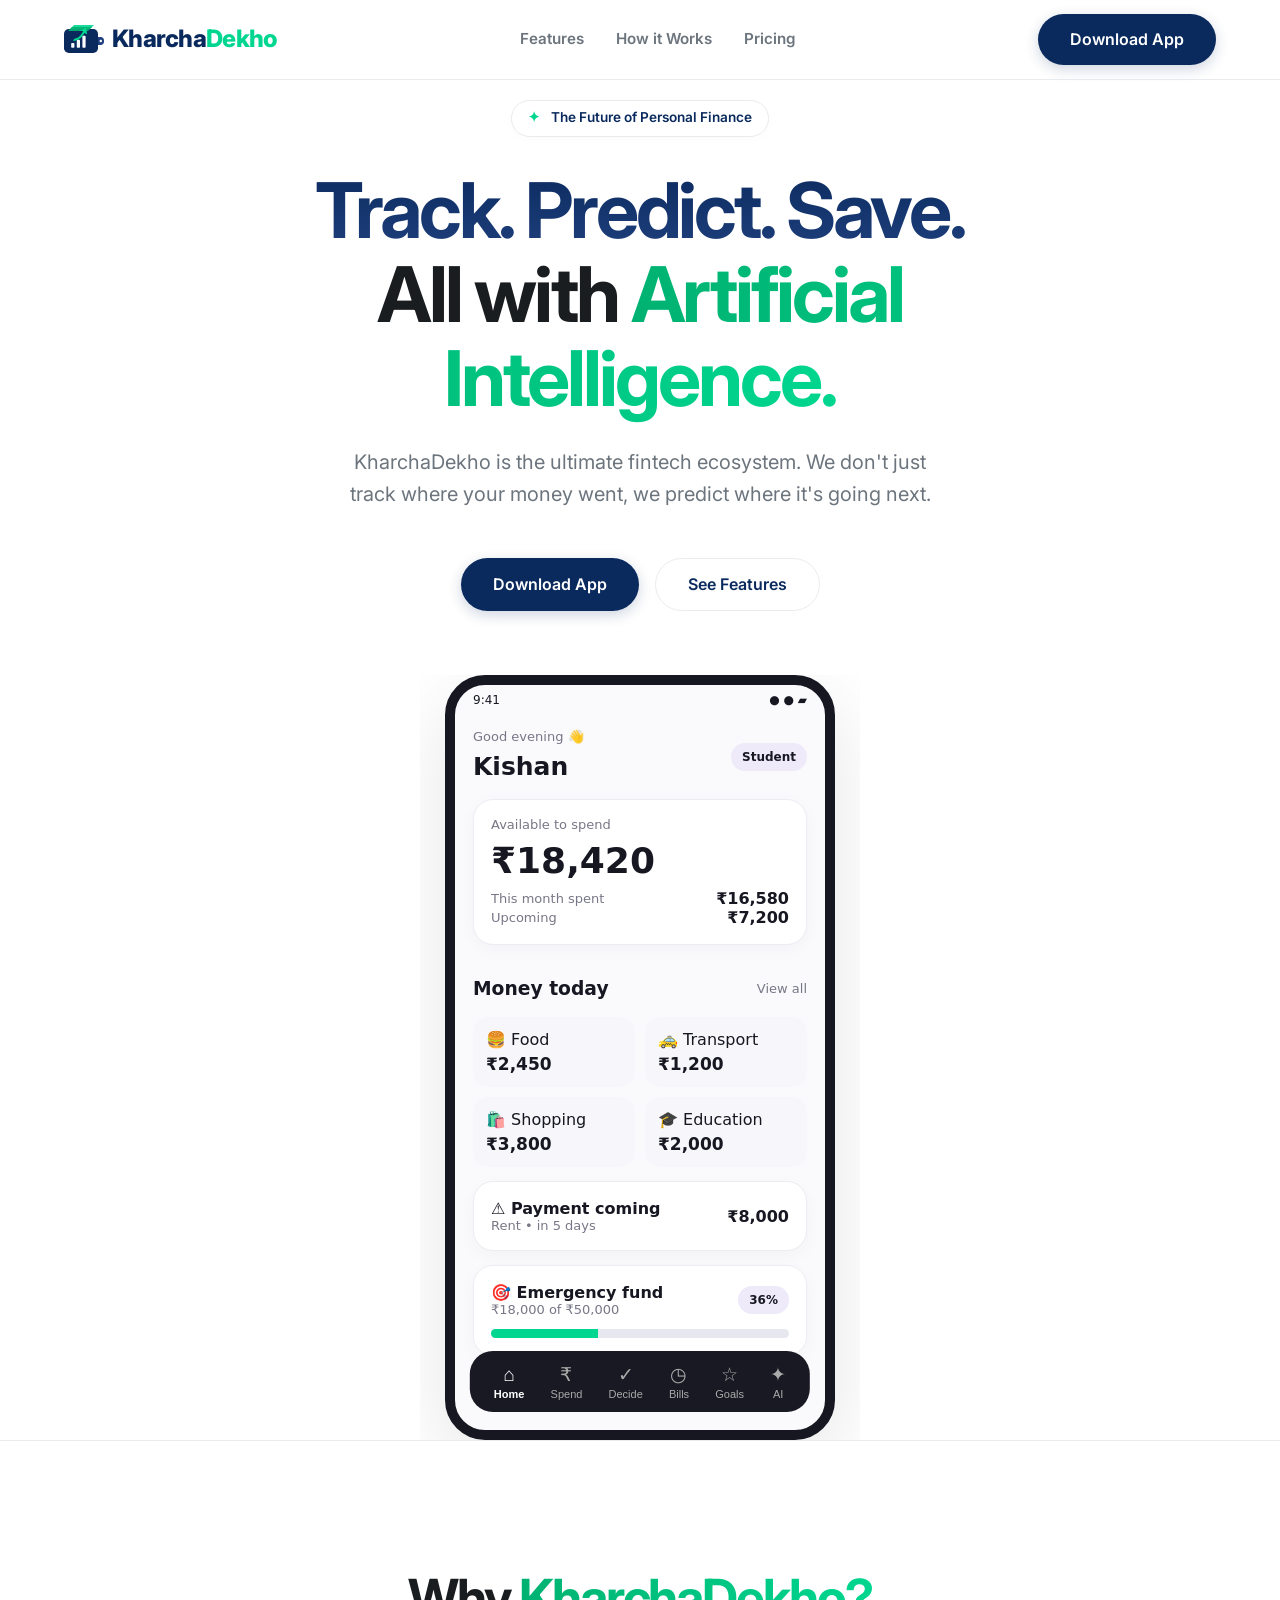
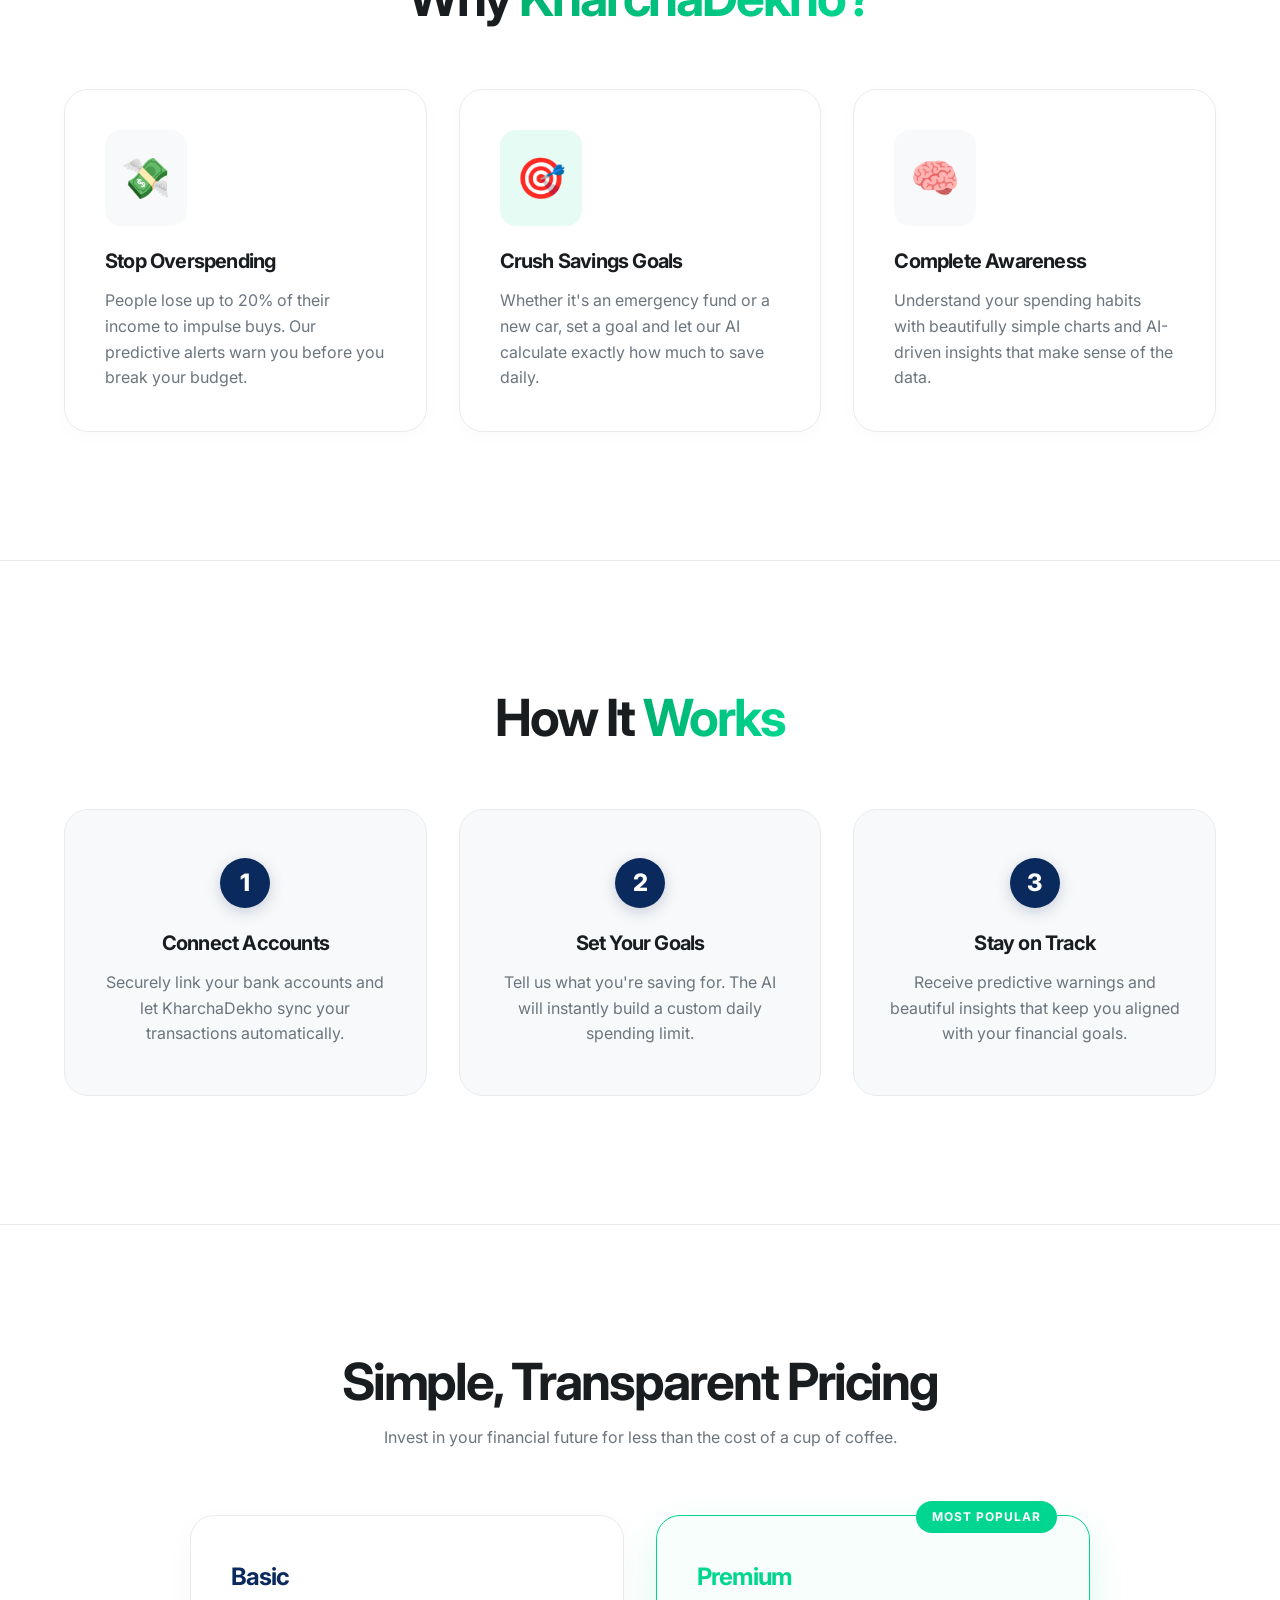
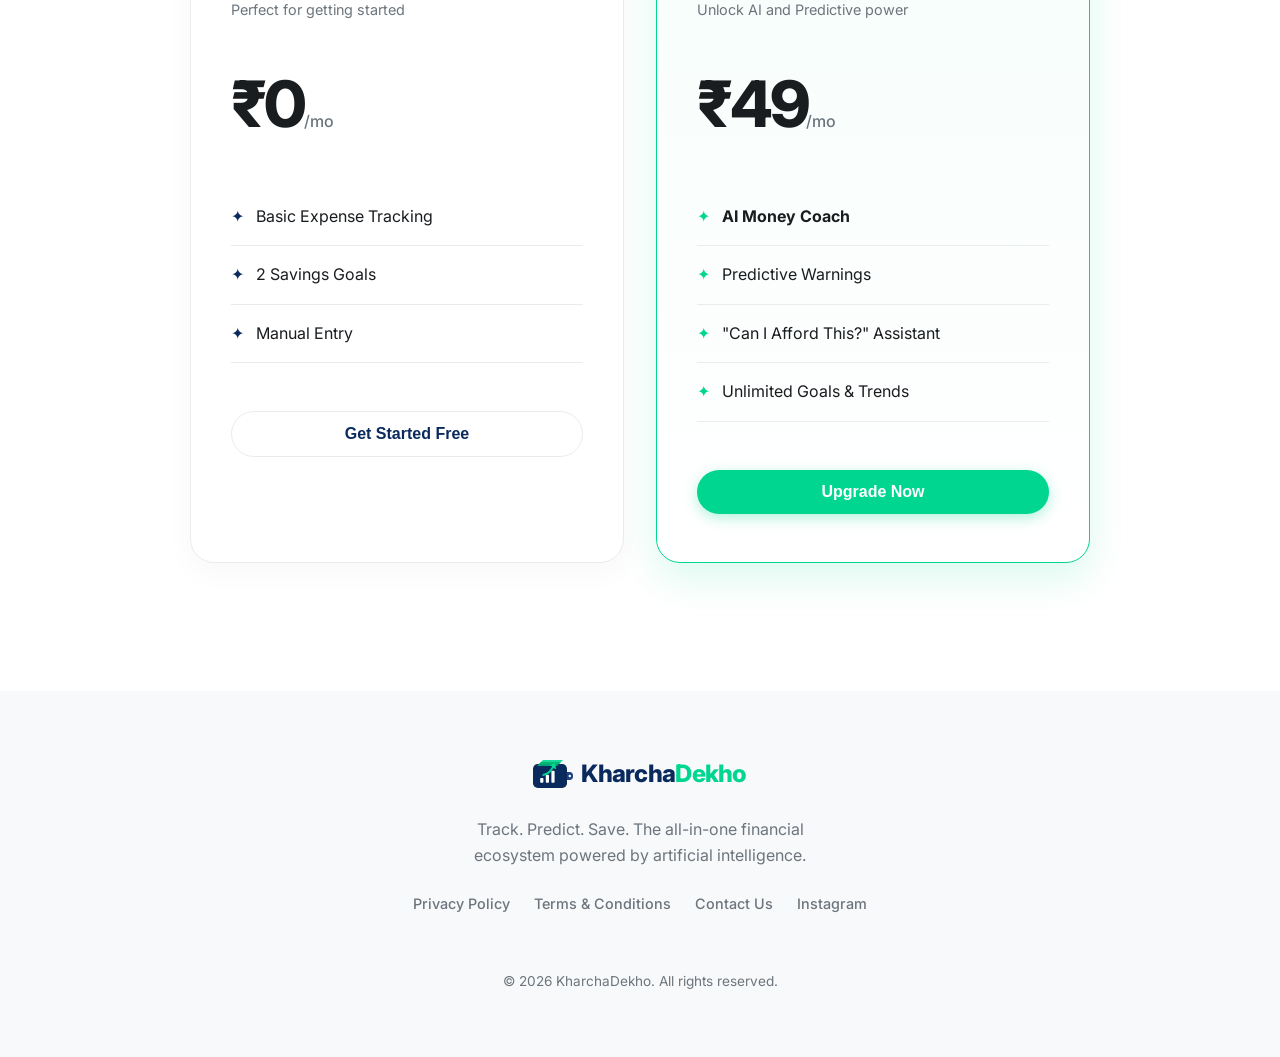
<file: index.html>
<!DOCTYPE html>
<html lang="en">
<head>
  <meta charset="UTF-8">
  <meta name="viewport" content="width=device-width, initial-scale=1.0">
  <title>KharchaDekho | Track. Predict. Save.</title>
  <meta name="description" content="The ultimate AI-powered ecosystem to track your spending, predict future expenses, and achieve your savings goals.">
  <link rel="icon" type="image/svg+xml" href="assets/favicon.svg">
  <link rel="preconnect" href="https://fonts.googleapis.com">
  <link rel="preconnect" href="https://fonts.gstatic.com" crossorigin>
  <link href="https://fonts.googleapis.com/css2?family=Inter:wght@400;500;600;700;800&display=swap" rel="stylesheet">
  <link rel="stylesheet" href="style.css">
</head>
<body>
  
  <!-- Header -->
  <header class="header">
    <div class="container flex justify-between items-center header-container">
      <a href="/" class="logo">
        <svg width="40" height="32" viewBox="0 0 100 80" fill="none" xmlns="http://www.w3.org/2000/svg">
          <!-- Wallet Body -->
          <rect y="15" width="85" height="60" rx="12" fill="#0A2A5E" />
          <!-- Wallet Flap/Button -->
          <path d="M85 35H92C96.4183 35 100 38.5817 100 43V47C100 51.4183 96.4183 55 92 55H85V35Z" fill="#20407E" />
          <circle cx="92" cy="45" r="3" fill="#FFFFFF" />
          
          <!-- Money/Cards sticking out top -->
          <path d="M15 15L25 5H75L65 15H15Z" fill="#00D68F" opacity="0.9"/>
          <path d="M10 20L20 10H70L60 20H10Z" fill="#00B272" opacity="0.9"/>
          
          <!-- Bar Chart inside wallet -->
          <rect x="18" y="50" width="8" height="12" rx="2" fill="#FFFFFF" />
          <rect x="32" y="42" width="8" height="20" rx="2" fill="#FFFFFF" />
          <rect x="46" y="32" width="8" height="30" rx="2" fill="#FFFFFF" />
          
          <!-- Upward Arrow -->
          <path d="M25 40C35 38 42 32 48 20L40 20L55 12L58 28L51 25C44 38 35 44 23 45L25 40Z" fill="#00D68F" />
        </svg>
        <span class="logo-text logo-text-dark">Kharcha<span class="logo-text-highlight">Dekho</span></span>
      </a>
      
      <nav class="desktop-nav flex gap-8 items-center" id="nav-menu">
        <a href="#features" class="nav-link">Features</a>
        <a href="#how-it-works" class="nav-link">How it Works</a>
        <a href="#pricing" class="nav-link">Pricing</a>
      </nav>
      
      <div class="flex items-center gap-4">
        <a href="download.html" class="btn btn-primary hide-mobile">Download App</a>
        <!-- Mobile Menu Icon -->
        <button class="mobile-menu-btn" id="mobile-menu-btn" aria-label="Toggle menu">
          <svg width="24" height="24" viewBox="0 0 24 24" fill="none" stroke="currentColor" stroke-width="2" stroke-linecap="round">
            <path d="M3 12h18M3 6h18M3 18h18" />
          </svg>
        </button>
      </div>
    </div>
  </header>

  <main>
    <!-- Hero Section -->
    <section class="hero text-center">
      <div class="glow-orb"></div>
      
      <div class="container relative z-10">
        <div class="badge">
          <span class="badge-icon">✦</span>
          The Future of Personal Finance
        </div>
        
        <h1 class="hero-title">
          <span class="text-gradient">Track. Predict. Save.</span>
          <br />All with <span class="text-gradient-green">Artificial Intelligence.</span>
        </h1>
        
        <p class="hero-subtitle">
          KharchaDekho is the ultimate fintech ecosystem. We don't just track where your money went, we predict where it's going next.
        </p>
        
        <div class="flex justify-center gap-4 flex-wrap">
          <a href="download.html" class="btn btn-primary">Download App</a>
          <a href="#features" class="btn btn-outline">See Features</a>
        </div>
        
        <!-- App Mockup Interactive Prototype -->
        <div class="mockup-container interactive-prototype">
          <iframe src="prototype.html" class="hero-prototype-iframe" title="Interactive App Prototype" scrolling="no"></iframe>
        </div>
      </div>
    </section>


    <!-- Problem/Solution Grid Section -->
    <section id="features" class="section text-center section-top-border">
      <div class="container">
        <h2 class="section-title">Why <span class="text-gradient-green">KharchaDekho?</span></h2>
        
        <div class="features-grid">
          <div class="feature-card">
            <div class="feature-icon-wrapper icon-bg-gray">💸</div>
            <h3 class="feature-title">Stop Overspending</h3>
            <p class="text-muted feature-desc">People lose up to 20% of their income to impulse buys. Our predictive alerts warn you before you break your budget.</p>
          </div>
          <div class="feature-card">
            <div class="feature-icon-wrapper icon-bg-green">🎯</div>
            <h3 class="feature-title">Crush Savings Goals</h3>
            <p class="text-muted feature-desc">Whether it's an emergency fund or a new car, set a goal and let our AI calculate exactly how much to save daily.</p>
          </div>
          <div class="feature-card">
            <div class="feature-icon-wrapper icon-bg-gray">🧠</div>
            <h3 class="feature-title">Complete Awareness</h3>
            <p class="text-muted feature-desc">Understand your spending habits with beautifully simple charts and AI-driven insights that make sense of the data.</p>
          </div>
        </div>
      </div>
    </section>

    <!-- How it Works Section -->
    <section id="how-it-works" class="section text-center section-top-border">
      <div class="container">
        <h2 class="section-title">How It <span class="text-gradient-green">Works</span></h2>
        
        <div class="steps-container">
          <div class="step-card">
            <div class="step-number">1</div>
            <h3 class="step-title">Connect Accounts</h3>
            <p class="text-muted step-desc">Securely link your bank accounts and let KharchaDekho sync your transactions automatically.</p>
          </div>
          <div class="step-card">
            <div class="step-number">2</div>
            <h3 class="step-title">Set Your Goals</h3>
            <p class="text-muted step-desc">Tell us what you're saving for. The AI will instantly build a custom daily spending limit.</p>
          </div>
          <div class="step-card">
            <div class="step-number">3</div>
            <h3 class="step-title">Stay on Track</h3>
            <p class="text-muted step-desc">Receive predictive warnings and beautiful insights that keep you aligned with your financial goals.</p>
          </div>
        </div>
      </div>
    </section>

    <!-- Pricing Section -->
    <section id="pricing" class="section text-center section-top-border relative">
      <div class="container relative z-10">
        <h2 class="pricing-title">Simple, Transparent Pricing</h2>
        <p class="text-muted pricing-desc">Invest in your financial future for less than the cost of a cup of coffee.</p>
        
        <div class="pricing-grid">
          
          <!-- Free Plan -->
          <div class="pricing-card">
            <h3 class="pricing-tier-title tier-basic">Basic</h3>
            <p class="pricing-tier-desc">Perfect for getting started</p>
            <div class="pricing-price">
              ₹0<span class="pricing-mo">/mo</span>
            </div>
            <ul class="pricing-features">
              <li class="pricing-feature-item">
                <span class="feature-bullet">✦</span> Basic Expense Tracking
              </li>
              <li class="pricing-feature-item">
                <span class="feature-bullet">✦</span> 2 Savings Goals
              </li>
              <li class="pricing-feature-item">
                <span class="feature-bullet">✦</span> Manual Entry
              </li>
            </ul>
            <button class="btn btn-outline btn-full">Get Started Free</button>
          </div>

          <!-- Premium Plan -->
          <div class="pricing-card premium">
            <div class="pricing-popular-badge">Most Popular</div>
            <h3 class="pricing-tier-title tier-premium">Premium</h3>
            <p class="pricing-tier-desc">Unlock AI and Predictive power</p>
            <div class="pricing-price">
              ₹49<span class="pricing-mo">/mo</span>
            </div>
            <ul class="pricing-features">
              <li class="pricing-feature-item">
                <span class="feature-bullet-premium">✦</span> <strong style="color: var(--text-main)">AI Money Coach</strong>
              </li>
              <li class="pricing-feature-item">
                <span class="feature-bullet-premium">✦</span> Predictive Warnings
              </li>
              <li class="pricing-feature-item">
                <span class="feature-bullet-premium">✦</span> "Can I Afford This?" Assistant
              </li>
              <li class="pricing-feature-item">
                <span class="feature-bullet-premium">✦</span> Unlimited Goals & Trends
              </li>
            </ul>
            <button class="btn btn-secondary btn-full">Upgrade Now</button>
          </div>

        </div>
      </div>
    </section>
  </main>

  <footer class="footer relative overflow-hidden">
    <div class="footer-glow"></div>
    <div class="container flex flex-col items-center justify-center gap-6 text-center relative z-10">
      
      <a href="/" class="logo">
        <svg width="40" height="32" viewBox="0 0 100 80" fill="none" xmlns="http://www.w3.org/2000/svg">
          <!-- Wallet Body -->
          <rect y="15" width="85" height="60" rx="12" fill="#0A2A5E" />
          <!-- Wallet Flap/Button -->
          <path d="M85 35H92C96.4183 35 100 38.5817 100 43V47C100 51.4183 96.4183 55 92 55H85V35Z" fill="#20407E" />
          <circle cx="92" cy="45" r="3" fill="#FFFFFF" />
          
          <!-- Money/Cards sticking out top -->
          <path d="M15 15L25 5H75L65 15H15Z" fill="#00D68F" opacity="0.9"/>
          <path d="M10 20L20 10H70L60 20H10Z" fill="#00B272" opacity="0.9"/>
          
          <!-- Bar Chart inside wallet -->
          <rect x="18" y="50" width="8" height="12" rx="2" fill="#FFFFFF" />
          <rect x="32" y="42" width="8" height="20" rx="2" fill="#FFFFFF" />
          <rect x="46" y="32" width="8" height="30" rx="2" fill="#FFFFFF" />
          
          <!-- Upward Arrow -->
          <path d="M25 40C35 38 42 32 48 20L40 20L55 12L58 28L51 25C44 38 35 44 23 45L25 40Z" fill="#00D68F" />
        </svg>
        <span class="logo-text logo-text-dark">Kharcha<span class="logo-text-highlight">Dekho</span></span>
      </a>

      <p class="text-muted footer-desc">
        Track. Predict. Save. The all-in-one financial ecosystem powered by artificial intelligence.
      </p>
      <div class="flex gap-6 footer-links">
        <a href="#">Privacy Policy</a>
        <a href="#">Terms & Conditions</a>
        <a href="contact.html">Contact Us</a>
        <a href="https://www.instagram.com/kharchadekho01/" target="_blank">Instagram</a>
      </div>
      <p class="copyright">© 2026 KharchaDekho. All rights reserved.</p>
    </div>
  </footer>

  <script src="script.js"></script>
</body>
</html>
</file>
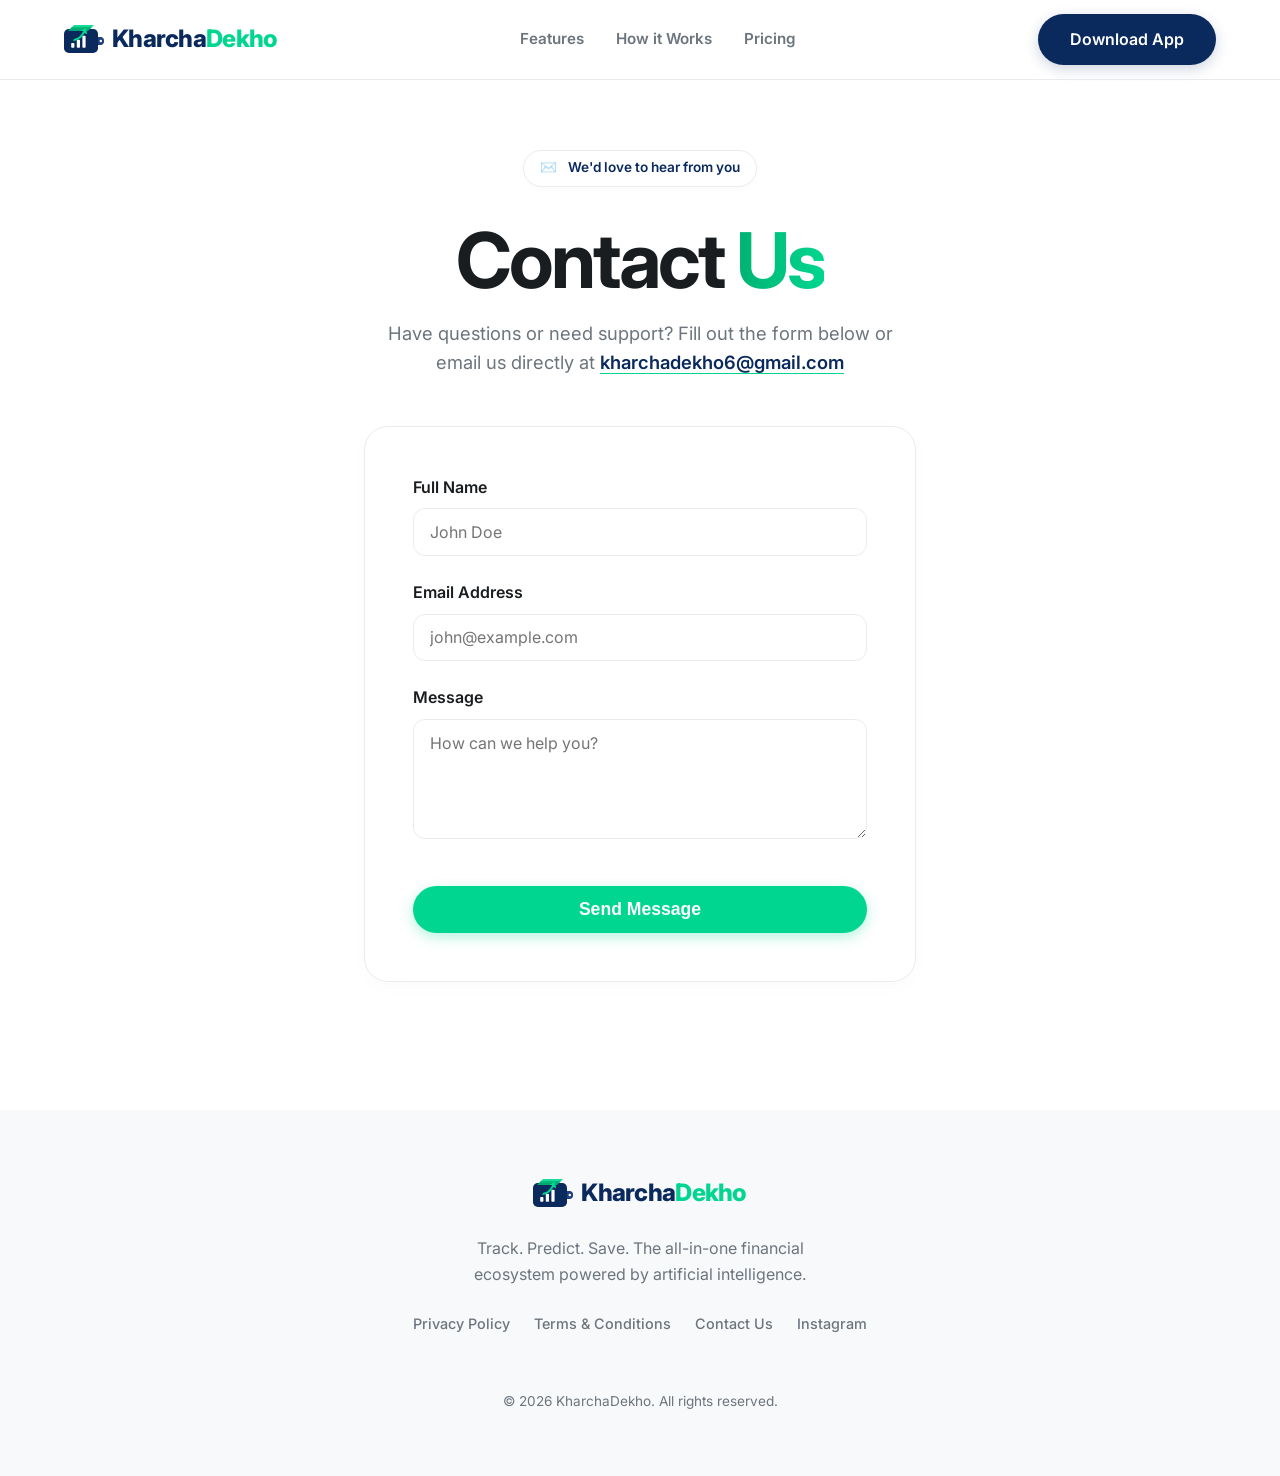
<file: contact.html>
<!DOCTYPE html>
<html lang="en">
<head>
  <meta charset="UTF-8">
  <meta name="viewport" content="width=device-width, initial-scale=1.0">
  <title>Contact Us | KharchaDekho</title>
  <meta name="description" content="Get in touch with the KharchaDekho team.">
  <link rel="icon" type="image/svg+xml" href="assets/favicon.svg">
  <link rel="preconnect" href="https://fonts.googleapis.com">
  <link rel="preconnect" href="https://fonts.gstatic.com" crossorigin>
  <link href="https://fonts.googleapis.com/css2?family=Inter:wght@400;500;600;700;800&display=swap" rel="stylesheet">
  <link rel="stylesheet" href="style.css">
</head>
<body>
  
  <!-- Header -->
  <header class="header">
    <div class="container flex justify-between items-center header-container">
      <a href="index.html" class="logo">
        <svg width="40" height="32" viewBox="0 0 100 80" fill="none" xmlns="http://www.w3.org/2000/svg">
          <!-- Wallet Body -->
          <rect y="15" width="85" height="60" rx="12" fill="#0A2A5E" />
          <!-- Wallet Flap/Button -->
          <path d="M85 35H92C96.4183 35 100 38.5817 100 43V47C100 51.4183 96.4183 55 92 55H85V35Z" fill="#20407E" />
          <circle cx="92" cy="45" r="3" fill="#FFFFFF" />
          
          <!-- Money/Cards sticking out top -->
          <path d="M15 15L25 5H75L65 15H15Z" fill="#00D68F" opacity="0.9"/>
          <path d="M10 20L20 10H70L60 20H10Z" fill="#00B272" opacity="0.9"/>
          
          <!-- Bar Chart inside wallet -->
          <rect x="18" y="50" width="8" height="12" rx="2" fill="#FFFFFF" />
          <rect x="32" y="42" width="8" height="20" rx="2" fill="#FFFFFF" />
          <rect x="46" y="32" width="8" height="30" rx="2" fill="#FFFFFF" />
          
          <!-- Upward Arrow -->
          <path d="M25 40C35 38 42 32 48 20L40 20L55 12L58 28L51 25C44 38 35 44 23 45L25 40Z" fill="#00D68F" />
        </svg>
        <span class="logo-text logo-text-dark">Kharcha<span class="logo-text-highlight">Dekho</span></span>
      </a>
      
      <!-- Desktop Nav -->
      <nav class="desktop-nav flex gap-8 items-center" id="nav-menu">
        <a href="index.html#features" class="nav-link">Features</a>
        <a href="index.html#how-it-works" class="nav-link">How it Works</a>
        <a href="index.html#pricing" class="nav-link">Pricing</a>
      </nav>
      
      <div class="flex items-center gap-4">
        <a href="download.html" class="btn btn-primary hide-mobile">Download App</a>
        <!-- Mobile Menu Icon -->
        <button class="mobile-menu-btn" id="mobile-menu-btn" aria-label="Toggle menu">
          <svg width="24" height="24" viewBox="0 0 24 24" fill="none" stroke="currentColor" stroke-width="2" stroke-linecap="round">
            <path d="M3 12h18M3 6h18M3 18h18" />
          </svg>
        </button>
      </div>
    </div>
  </header>

  <main>
    <section class="section text-center" style="padding-top: 150px; min-height: 80vh;">
      <div class="container contact-container">
        <div class="badge">
          <span class="badge-icon">✉️</span>
          We'd love to hear from you
        </div>
        <h1 class="section-title" style="margin-bottom: 1rem;">Contact <span class="text-gradient-green">Us</span></h1>
        
        <p class="text-muted" style="margin-bottom: 3rem; font-size: 1.15rem;">
          Have questions or need support? Fill out the form below or email us directly at 
          <a href="mailto:kharchadekho6@gmail.com" style="color: var(--primary); font-weight: 600; text-decoration: underline; text-decoration-color: var(--secondary); text-underline-offset: 4px;">kharchadekho6@gmail.com</a>
        </p>
        
        <div class="feature-card" style="padding: 3rem; text-align: left; max-width: 100%;">
          <form action="#" method="POST" onsubmit="event.preventDefault(); alert('Message sent successfully!');">
            <div class="form-group">
              <label for="name" class="form-label">Full Name</label>
              <input type="text" id="name" name="name" class="form-control" placeholder="John Doe" required>
            </div>
            <div class="form-group">
              <label for="email" class="form-label">Email Address</label>
              <input type="email" id="email" name="email" class="form-control" placeholder="john@example.com" required>
            </div>
            <div class="form-group">
              <label for="message" class="form-label">Message</label>
              <textarea id="message" name="message" class="form-control" placeholder="How can we help you?" required></textarea>
            </div>
            <button type="submit" class="btn btn-secondary btn-full" style="margin-top: 1rem; border: none; font-size: 1.1rem;">Send Message</button>
          </form>
        </div>
      </div>
    </section>
  </main>

  <footer class="footer relative overflow-hidden">
    <div class="container flex flex-col items-center justify-center gap-6 text-center relative z-10">
      
      <a href="index.html" class="logo">
        <svg width="40" height="32" viewBox="0 0 100 80" fill="none" xmlns="http://www.w3.org/2000/svg">
          <!-- Wallet Body -->
          <rect y="15" width="85" height="60" rx="12" fill="#0A2A5E" />
          <!-- Wallet Flap/Button -->
          <path d="M85 35H92C96.4183 35 100 38.5817 100 43V47C100 51.4183 96.4183 55 92 55H85V35Z" fill="#20407E" />
          <circle cx="92" cy="45" r="3" fill="#FFFFFF" />
          
          <!-- Money/Cards sticking out top -->
          <path d="M15 15L25 5H75L65 15H15Z" fill="#00D68F" opacity="0.9"/>
          <path d="M10 20L20 10H70L60 20H10Z" fill="#00B272" opacity="0.9"/>
          
          <!-- Bar Chart inside wallet -->
          <rect x="18" y="50" width="8" height="12" rx="2" fill="#FFFFFF" />
          <rect x="32" y="42" width="8" height="20" rx="2" fill="#FFFFFF" />
          <rect x="46" y="32" width="8" height="30" rx="2" fill="#FFFFFF" />
          
          <!-- Upward Arrow -->
          <path d="M25 40C35 38 42 32 48 20L40 20L55 12L58 28L51 25C44 38 35 44 23 45L25 40Z" fill="#00D68F" />
        </svg>
        <span class="logo-text logo-text-dark">Kharcha<span class="logo-text-highlight">Dekho</span></span>
      </a>

      <p class="text-muted footer-desc">
        Track. Predict. Save. The all-in-one financial ecosystem powered by artificial intelligence.
      </p>
      <div class="flex gap-6 footer-links">
        <a href="#">Privacy Policy</a>
        <a href="#">Terms & Conditions</a>
        <a href="contact.html">Contact Us</a>
        <a href="https://www.instagram.com/kharchadekho01/" target="_blank">Instagram</a>
      </div>
      <p class="copyright">© 2026 KharchaDekho. All rights reserved.</p>
    </div>
  </footer>

  <script src="script.js"></script>
</body>
</html>
</file>
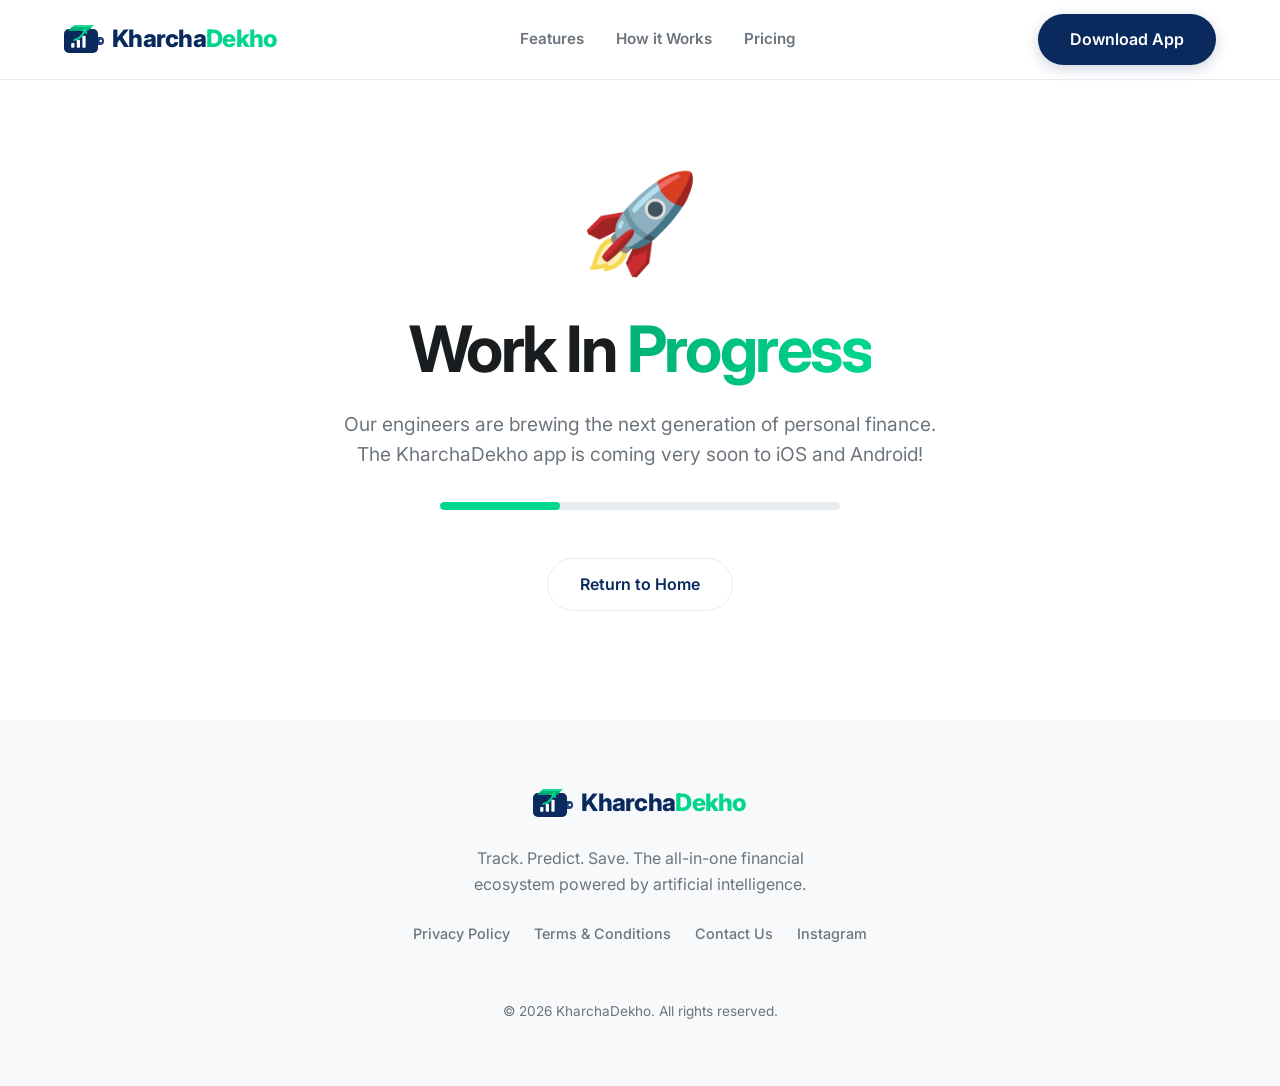
<file: download.html>
<!DOCTYPE html>
<html lang="en">
<head>
  <meta charset="UTF-8">
  <meta name="viewport" content="width=device-width, initial-scale=1.0">
  <title>Coming Soon | KharchaDekho</title>
  <meta name="description" content="The KharchaDekho app is coming soon.">
  <link rel="icon" type="image/svg+xml" href="assets/favicon.svg">
  <link rel="preconnect" href="https://fonts.googleapis.com">
  <link rel="preconnect" href="https://fonts.gstatic.com" crossorigin>
  <link href="https://fonts.googleapis.com/css2?family=Inter:wght@400;500;600;700;800&display=swap" rel="stylesheet">
  <link rel="stylesheet" href="style.css">
</head>
<body>
  
  <!-- Header -->
  <header class="header">
    <div class="container flex justify-between items-center header-container">
      <a href="index.html" class="logo">
        <svg width="40" height="32" viewBox="0 0 100 80" fill="none" xmlns="http://www.w3.org/2000/svg">
          <!-- Wallet Body -->
          <rect y="15" width="85" height="60" rx="12" fill="#0A2A5E" />
          <!-- Wallet Flap/Button -->
          <path d="M85 35H92C96.4183 35 100 38.5817 100 43V47C100 51.4183 96.4183 55 92 55H85V35Z" fill="#20407E" />
          <circle cx="92" cy="45" r="3" fill="#FFFFFF" />
          <!-- Money/Cards sticking out top -->
          <path d="M15 15L25 5H75L65 15H15Z" fill="#00D68F" opacity="0.9"/>
          <path d="M10 20L20 10H70L60 20H10Z" fill="#00B272" opacity="0.9"/>
          <!-- Bar Chart inside wallet -->
          <rect x="18" y="50" width="8" height="12" rx="2" fill="#FFFFFF" />
          <rect x="32" y="42" width="8" height="20" rx="2" fill="#FFFFFF" />
          <rect x="46" y="32" width="8" height="30" rx="2" fill="#FFFFFF" />
          <!-- Upward Arrow -->
          <path d="M25 40C35 38 42 32 48 20L40 20L55 12L58 28L51 25C44 38 35 44 23 45L25 40Z" fill="#00D68F" />
        </svg>
        <span class="logo-text logo-text-dark">Kharcha<span class="logo-text-highlight">Dekho</span></span>
      </a>
      
      <!-- Desktop Nav -->
      <nav class="desktop-nav flex gap-8 items-center" id="nav-menu">
        <a href="index.html#features" class="nav-link">Features</a>
        <a href="index.html#how-it-works" class="nav-link">How it Works</a>
        <a href="index.html#pricing" class="nav-link">Pricing</a>
      </nav>
      
      <div class="flex items-center gap-4">
        <a href="download.html" class="btn btn-primary hide-mobile">Download App</a>
        <!-- Mobile Menu Icon -->
        <button class="mobile-menu-btn" id="mobile-menu-btn" aria-label="Toggle menu">
          <svg width="24" height="24" viewBox="0 0 24 24" fill="none" stroke="currentColor" stroke-width="2" stroke-linecap="round">
            <path d="M3 12h18M3 6h18M3 18h18" />
          </svg>
        </button>
      </div>
    </div>
  </header>

  <main>
    <section class="section text-center coming-soon-container" style="padding-top: 100px;">
      <div class="container relative z-10">
        
        <div class="floating-icon">🚀</div>
        
        <h1 class="hero-title" style="font-size: clamp(2.5rem, 5vw, 4rem);">
          Work In <span class="text-gradient-green">Progress</span>
        </h1>
        
        <p class="text-muted" style="max-width: 600px; margin: 0 auto 2rem auto; font-size: 1.2rem;">
          Our engineers are brewing the next generation of personal finance. The KharchaDekho app is coming very soon to iOS and Android!
        </p>
        
        <div class="progress-bar-container" style="margin: 0 auto 3rem auto;">
          <div class="progress-bar-fill"></div>
        </div>
        
        <a href="index.html" class="btn btn-outline">Return to Home</a>
        
      </div>
    </section>
  </main>

  <footer class="footer relative overflow-hidden">
    <div class="container flex flex-col items-center justify-center gap-6 text-center relative z-10">
      
      <a href="index.html" class="logo">
        <svg width="40" height="32" viewBox="0 0 100 80" fill="none" xmlns="http://www.w3.org/2000/svg">
          <rect y="15" width="85" height="60" rx="12" fill="#0A2A5E" />
          <path d="M85 35H92C96.4183 35 100 38.5817 100 43V47C100 51.4183 96.4183 55 92 55H85V35Z" fill="#20407E" />
          <circle cx="92" cy="45" r="3" fill="#FFFFFF" />
          <path d="M15 15L25 5H75L65 15H15Z" fill="#00D68F" opacity="0.9"/>
          <path d="M10 20L20 10H70L60 20H10Z" fill="#00B272" opacity="0.9"/>
          <rect x="18" y="50" width="8" height="12" rx="2" fill="#FFFFFF" />
          <rect x="32" y="42" width="8" height="20" rx="2" fill="#FFFFFF" />
          <rect x="46" y="32" width="8" height="30" rx="2" fill="#FFFFFF" />
          <path d="M25 40C35 38 42 32 48 20L40 20L55 12L58 28L51 25C44 38 35 44 23 45L25 40Z" fill="#00D68F" />
        </svg>
        <span class="logo-text logo-text-dark">Kharcha<span class="logo-text-highlight">Dekho</span></span>
      </a>

      <p class="text-muted footer-desc">
        Track. Predict. Save. The all-in-one financial ecosystem powered by artificial intelligence.
      </p>
      <div class="flex gap-6 footer-links">
        <a href="#">Privacy Policy</a>
        <a href="#">Terms & Conditions</a>
        <a href="contact.html">Contact Us</a>
        <a href="https://www.instagram.com/kharchadekho01/" target="_blank">Instagram</a>
      </div>
      <p class="copyright">© 2026 KharchaDekho. All rights reserved.</p>
    </div>
  </footer>

  <script src="script.js"></script>
</body>
</html>
</file>
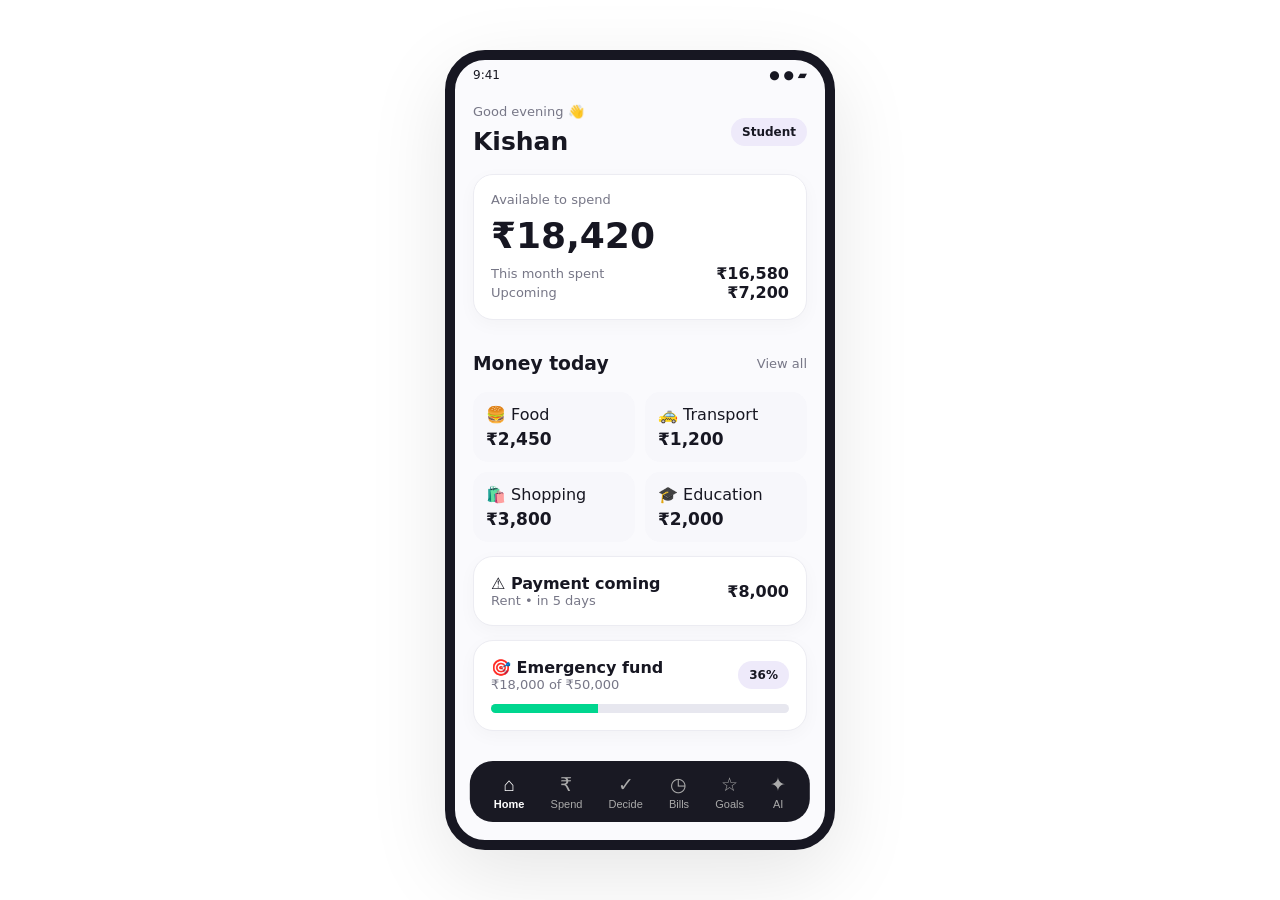
<file: prototype.html>
<!DOCTYPE html>
<html lang="en">
<head>
<meta charset="UTF-8">
<meta name="viewport" content="width=device-width, initial-scale=1.0">
<title>KharchaDekho — Prototype</title>
<link rel="icon" type="image/svg+xml" href="assets/favicon.svg">
<style>
* { box-sizing: border-box; }
body { margin: 0; background: transparent; font-family: Inter, system-ui, -apple-system, Segoe UI, sans-serif; color: #171722; display: flex; justify-content: center; align-items: center; height: 100vh; overflow: hidden; }
.phone { width: 100%; max-width: 390px; height: 100%; max-height: 800px; margin: auto; background: #fafafd; border-radius: 40px; box-shadow: 0 25px 80px rgba(0,0,0,0.1); overflow: hidden; border: 10px solid #171722; position: relative; display: flex; flex-direction: column; }
.status { height: 30px; padding: 8px 18px 0; font-size: 12px; display: flex; justify-content: space-between; position: relative; z-index: 10; flex-shrink: 0; }
.app { padding: 14px 18px 90px; height: 100%; overflow-y: auto; scrollbar-width: none; flex-grow: 1; }
.app::-webkit-scrollbar { display: none; }
h1 { font-size: 25px; margin: 8px 0 4px; }
.muted { color: #777787; font-size: 13px; }
.card { background: white; border: 1px solid #ececf2; border-radius: 20px; padding: 17px; margin: 14px 0; box-shadow: 0 5px 18px #00000008; }
.balance{font-size:36px;font-weight:800;margin:8px 0}.row{display:flex;justify-content:space-between;align-items:center;gap:10px}.pill{background:#eeeafa;padding:7px 11px;border-radius:99px;font-size:12px;font-weight:700}.good{background:#e8f7ef;color:#18794e}.warn{background:#fff4dd;color:#9a6500}.bad{background:#ffe9e9;color:#a43b3b}
.grid{display:grid;grid-template-columns:1fr 1fr;gap:10px}.mini{padding:13px;background:#f7f7fb;border-radius:15px}.amount{font-weight:800;font-size:17px;margin-top:5px}
.nav{position:absolute;bottom:18px;left:50%;transform:translateX(-50%);width:350px;max-width:92%;background:#191923;color:white;border-radius:23px;padding:11px;display:flex;justify-content:space-around;z-index:5}.nav button{border:0;background:none;color:#aaa;font-size:11px;cursor:pointer;}.nav button.active{color:white;font-weight:800}.nav span{display:block;font-size:19px;margin-bottom:2px}
button.primary{width:100%;border:0;border-radius:15px;padding:14px;background:#00D68F;color:white;font-size:15px;font-weight:800;cursor:pointer;}.outline{width:100%;border:1px solid #ddd;background:white;border-radius:15px;padding:13px;font-weight:700;cursor:pointer;}
.screen{display:none}.screen.active{display:block;animation:fadeIn 0.3s ease;}
@keyframes fadeIn{from{opacity:0;transform:translateY(10px)}to{opacity:1;transform:translateY(0)}}
input{width:100%;padding:14px;border:1px solid #dddde6;border-radius:13px;font-size:15px;margin:8px 0 12px;outline:none;}input:focus{border-color:#00D68F;}
.option{padding:13px;border:1px solid #e1e1e8;border-radius:14px;margin:8px 0;cursor:pointer;transition:background 0.2s;}.option:hover{background:#f0fbf6}
.score{font-size:44px;font-weight:900}.bar{height:9px;background:#e7e7ef;border-radius:9px;overflow:hidden}.fill{height:100%;width:78%;background:#00D68F}
</style>
</head>
<body>
<div class="phone">
<div class="status"><span>9:41</span><span>● ● ▰</span></div>
<div class="app">

<section id="home" class="screen active">
<div class="row"><div><div class="muted">Good evening 👋</div><h1>Kishan</h1></div><div class="pill">Student</div></div>
<div class="card">
<div class="muted">Available to spend</div><div class="balance">₹18,420</div>
<div class="row"><span class="muted">This month spent</span><b>₹16,580</b></div>
<div class="row"><span class="muted">Upcoming</span><b>₹7,200</b></div>
</div>
<div class="row"><h3>Money today</h3><span class="muted">View all</span></div>
<div class="grid">
<div class="mini">🍔 Food<div class="amount">₹2,450</div></div>
<div class="mini">🚕 Transport<div class="amount">₹1,200</div></div>
<div class="mini">🛍️ Shopping<div class="amount">₹3,800</div></div>
<div class="mini">🎓 Education<div class="amount">₹2,000</div></div>
</div>
<div class="card"><div class="row"><div><b>⚠️ Payment coming</b><div class="muted">Rent • in 5 days</div></div><b>₹8,000</b></div></div>
<div class="card"><div class="row"><div><b>🎯 Emergency fund</b><div class="muted">₹18,000 of ₹50,000</div></div><span class="pill">36%</span></div><div class="bar" style="margin-top:12px"><div class="fill" style="width:36%"></div></div></div>
</section>

<section id="spend" class="screen">
<h1>Spend</h1><div class="muted">Your transactions, automatically organized.</div>
<div class="card"><div class="row"><b>Today</b><span class="pill good">Auto-synced</span></div>
<p>🍔 Zomato <b style="float:right">₹420</b></p>
<p>🚕 Uber <b style="float:right">₹180</b></p>
<p>🛍️ Amazon <b style="float:right">₹1,299</b></p>
<p>🎵 Spotify <b style="float:right">₹119</b></p></div>
<button class="primary" onclick="alert('Add expense flow: amount → category → payment method')">+ Add expense</button>
</section>

<section id="decide" class="screen">
<h1>Can I afford this?</h1><div class="muted">Make a decision before you spend.</div>
<div class="card">
<label class="muted">What are you thinking of buying?</label>
<input id="item" placeholder="e.g. iPhone 17">
<label class="muted">Price</label>
<input id="price" type="number" placeholder="65000">
<button class="primary" onclick="checkAfford()">Check my decision</button>
</div>
<div id="decisionResult"></div>
</section>

<section id="bills" class="screen">
<h1>Bills</h1><div class="muted">Never miss an important payment.</div>
<div class="card"><div class="row"><b>🏠 Rent</b><b>₹8,000</b></div><div class="muted">Due in 5 days</div></div>
<div class="card"><div class="row"><b>📱 Phone</b><b>₹799</b></div><div class="muted">Due Sep 15</div></div>
<div class="card"><div class="row"><b>🎵 Spotify</b><b>₹119</b></div><div class="muted">Recurring • Sep 18</div></div>
</section>

<section id="goals" class="screen">
<h1>Goals</h1><div class="muted">Turn plans into achievable targets.</div>
<div class="card"><div class="row"><b>✈️ Goa Trip</b><span class="pill good">On track</span></div><h2>₹7,500 / ₹20,000</h2><div class="bar"><div class="fill" style="width:37.5%"></div></div><p class="muted">Need ₹2,500/month to reach your goal.</p></div>
<div class="card"><div class="row"><b>🛟 Emergency Fund</b><span class="pill warn">36%</span></div><h2>₹18,000 / ₹50,000</h2><div class="bar"><div class="fill" style="width:36%"></div></div></div>
</section>

<section id="ai" class="screen">
<h1>Ask KharchaDekho</h1><div class="muted">Ask questions about your own money.</div>
<div class="card"><b>Try asking:</b>
<div class="option" onclick="ask('Why am I spending so much?')">Why am I spending so much?</div>
<div class="option" onclick="ask('Can I go to Goa next month?')">Can I go to Goa next month?</div>
<div class="option" onclick="ask('How can I save ₹10,000?')">How can I save ₹10,000?</div>
</div>
<div id="answer" class="card" style="display:none"></div>
</section>

</div>
<div class="nav">
<button class="active" onclick="show('home',this)"><span>⌂</span>Home</button>
<button onclick="show('spend',this)"><span>₹</span>Spend</button>
<button onclick="show('decide',this)"><span>✓</span>Decide</button>
<button onclick="show('bills',this)"><span>◷</span>Bills</button>
<button onclick="show('goals',this)"><span>☆</span>Goals</button>
<button onclick="show('ai',this)"><span>✦</span>AI</button>
</div>
</div>
<script>
function show(id,btn){document.querySelectorAll('.screen').forEach(x=>x.classList.remove('active'));document.getElementById(id).classList.add('active');document.querySelectorAll('.nav button').forEach(x=>x.classList.remove('active'));btn.classList.add('active')}
function checkAfford(){let p=Number(document.getElementById('price').value||0), name=document.getElementById('item').value||'This purchase';let available=50500;let box=document.getElementById('decisionResult');if(p<=available){box.innerHTML=`<div class="card"><span class="pill good">🟢 Looks affordable</span><h2>${name}: ₹${p.toLocaleString('en-IN')}</h2><p>You have about ₹${(available-p).toLocaleString('en-IN')} left after planned commitments.</p><p class="muted">This is a prototype recommendation, not financial advice.</p></div>`}else{box.innerHTML=`<div class="card"><span class="pill bad">🔴 Better to wait</span><h2>${name}: ₹${p.toLocaleString('en-IN')}</h2><p>After planned commitments, this would put you about ₹${(p-available).toLocaleString('en-IN')} short.</p><button class="outline" onclick="show('goals',document.querySelectorAll('.nav button')[4])">See savings goals</button></div>`}}
function ask(q){let a=document.getElementById('answer');a.style.display='block';a.innerHTML=`<b>You asked:</b><p>${q}</p><hr><b>KharchaDekho AI:</b><p>Your real version would analyze your connected transactions, upcoming bills, goals and spending patterns to give a personalized answer. This prototype uses sample data.</p>`}
</script>
</body>
</html>
</file>
<file: style.css>
:root {
  /* Ultra Modern Light Theme */
  --bg-main: #FFFFFF;
  --bg-secondary: #F8F9FA;
  --bg-tertiary: #F1F3F5;
  
  --primary: #0A2A5E;
  --secondary: #00D68F;
  --secondary-glow: rgba(0, 214, 143, 0.25);
  
  --text-main: #1A1D20;
  --text-muted: #6C757D;
  
  --border: #E9ECEF;
  
  --font-inter: 'Inter', sans-serif;
}

* {
  box-sizing: border-box;
  margin: 0;
  padding: 0;
}

body, html {
  font-family: var(--font-inter);
  background-color: var(--bg-main);
  color: var(--text-main);
  line-height: 1.6;
  -webkit-font-smoothing: antialiased;
  overflow-x: hidden;
  width: 100%;
  max-width: 100vw;
}

h1, h2, h3, h4 {
  font-weight: 700;
  letter-spacing: -0.04em;
  line-height: 1.1;
  color: var(--text-main);
}

h1 { font-size: clamp(2.5rem, 6vw, 5.5rem); }
h2 { font-size: clamp(2rem, 4vw, 3.5rem); }

a { text-decoration: none; color: inherit; }

/* Utilities */
.container {
  width: 100%;
  max-width: 1200px;
  margin: 0 auto;
  padding: 0 1.5rem;
}

.text-center { text-align: center; }
.text-left { text-align: left; }
.flex { display: flex; }
.items-center { align-items: center; }
.justify-center { justify-content: center; }
.justify-between { justify-content: space-between; }
.flex-col { flex-direction: column; }
.flex-wrap { flex-wrap: wrap; }
.gap-2 { gap: 0.5rem; }
.gap-4 { gap: 1rem; }
.gap-6 { gap: 1.5rem; }
.gap-8 { gap: 2rem; }
.text-muted { color: var(--text-muted); }
.relative { position: relative; }
.z-10 { z-index: 10; }
.mt-4 { margin-top: 1rem; }
.overflow-hidden { overflow: hidden; }

/* Header */
.header {
  position: fixed;
  top: 0; left: 0; right: 0;
  height: 80px;
  background: rgba(255, 255, 255, 0.85);
  backdrop-filter: blur(20px);
  -webkit-backdrop-filter: blur(20px);
  border-bottom: 1px solid var(--border);
  z-index: 100;
}

.header-container {
  height: 100%;
}

.nav-link {
  font-size: 0.95rem;
  font-weight: 600;
  color: var(--text-muted);
  transition: color 0.2s;
}

.nav-link:hover { color: var(--primary); }

/* Buttons */
.btn {
  display: inline-flex;
  align-items: center;
  justify-content: center;
  padding: 0.8rem 2rem;
  border-radius: 100px;
  font-weight: 600;
  font-size: 1rem;
  cursor: pointer;
  transition: all 0.3s ease;
  border: none;
}

.btn-primary {
  background: var(--primary);
  color: #FFFFFF;
  box-shadow: 0 4px 14px rgba(10, 42, 94, 0.2);
}
.btn-primary:hover {
  transform: translateY(-2px);
  box-shadow: 0 6px 20px rgba(10, 42, 94, 0.3);
}

.btn-secondary {
  background: var(--secondary);
  color: #FFFFFF;
  box-shadow: 0 4px 14px rgba(0, 214, 143, 0.3);
}
.btn-secondary:hover {
  transform: translateY(-2px);
  box-shadow: 0 6px 20px rgba(0, 214, 143, 0.4);
}

.btn-outline {
  background: transparent;
  color: var(--primary);
  border: 1px solid var(--border);
}
.btn-outline:hover {
  background: var(--bg-secondary);
  border-color: #DEE2E6;
}
.btn-full { width: 100%; }

/* Hero Section */
.hero {
  min-height: 100vh;
  display: flex;
  flex-direction: column;
  justify-content: center;
  position: relative;
  padding-top: 100px;
  overflow-x: hidden;
}

.glow-orb {
  position: absolute;
  width: 600px;
  height: 600px;
  background: radial-gradient(circle, rgba(0, 214, 143, 0.15) 0%, transparent 60%);
  top: -150px;
  left: 50%;
  transform: translateX(-50%);
  border-radius: 50%;
  z-index: -1;
}

.text-gradient {
  background: linear-gradient(180deg, #0A2A5E 0%, #20407E 100%);
  -webkit-background-clip: text;
  -webkit-text-fill-color: transparent;
}

.text-gradient-green {
  background: linear-gradient(90deg, #00B272 0%, #00D68F 100%);
  -webkit-background-clip: text;
  -webkit-text-fill-color: transparent;
}

.badge {
  display: inline-block;
  padding: 0.4rem 1rem;
  background: #FFFFFF;
  border: 1px solid var(--border);
  border-radius: 100px;
  font-size: 0.85rem;
  font-weight: 600;
  margin-bottom: 2rem;
  color: var(--primary);
  box-shadow: 0 2px 10px rgba(0,0,0,0.02);
}
.badge-icon {
  color: var(--secondary);
  margin-right: 8px;
}

.hero-title {
  margin: 0 auto 1.5rem;
  max-width: 900px;
}
.hero-subtitle {
  max-width: 600px;
  margin: 0 auto 3rem auto;
  font-size: 1.25rem;
  color: var(--text-muted);
}

/* App Mockup Image */
.mockup-container {
  margin: 4rem auto 0;
  max-width: 500px;
  position: relative;
  border-radius: 20px;
  box-shadow: 0 30px 60px rgba(0,0,0,0.15);
  overflow: hidden;
}
.hero-mockup-img {
  width: 100%;
  height: auto;
  display: block;
}
.interactive-prototype {
  max-width: 440px;
  height: 85vh;
  max-height: 850px;
  min-height: 600px;
  background: transparent;
  box-shadow: none;
  border: none;
  border-radius: 0;
  padding: 0;
  overflow: visible;
}
.hero-prototype-iframe {
  width: 100%;
  height: 100%;
  border: none;
  background: transparent;
  display: block;
}

/* Sections */
.section { padding: 8rem 0; }
.section-top-border { border-top: 1px solid var(--border); }
.section-title { margin-bottom: 4rem; }

/* Features Grid */
.features-grid {
  display: grid;
  grid-template-columns: repeat(auto-fit, minmax(260px, 1fr));
  gap: 2rem;
}
.feature-card {
  background: #FFFFFF;
  border: 1px solid var(--border);
  border-radius: 24px;
  padding: 2.5rem;
  transition: all 0.3s;
  text-align: left;
  box-shadow: 0 4px 20px rgba(0,0,0,0.02);
}
.feature-card:hover {
  border-color: var(--secondary);
  transform: translateY(-5px);
  box-shadow: 0 15px 30px rgba(0, 214, 143, 0.1);
}
.feature-icon-wrapper {
  font-size: 2.5rem;
  margin-bottom: 1.5rem;
  display: inline-block;
  padding: 1rem;
  border-radius: 16px;
}
.icon-bg-gray { background: var(--bg-secondary); }
.icon-bg-green { background: rgba(0,214,143,0.1); }
.feature-title {
  margin-bottom: 1rem;
  font-size: 1.25rem;
}
.feature-desc { font-size: 1rem; color: var(--text-muted); }

/* Pricing */
.pricing-title { margin-bottom: 1rem; }
.pricing-desc {
  max-width: 600px;
  margin: 0 auto 4rem auto;
}
.pricing-grid {
  display: flex;
  gap: 2rem;
  justify-content: center;
  flex-wrap: wrap;
  max-width: 900px;
  margin: 0 auto;
}
.pricing-card {
  background: #FFFFFF;
  border: 1px solid var(--border);
  border-radius: 24px;
  padding: 3rem 2.5rem;
  text-align: left;
  flex: 1;
  min-width: 260px;
  box-shadow: 0 10px 30px rgba(0,0,0,0.03);
}
.pricing-card.premium {
  border-color: var(--secondary);
  background: linear-gradient(180deg, rgba(0, 214, 143, 0.03) 0%, #FFFFFF 100%);
  box-shadow: 0 15px 40px rgba(0, 214, 143, 0.15);
  position: relative;
}
.pricing-popular-badge {
  position: absolute;
  top: -15px;
  right: 2rem;
  background: var(--secondary);
  color: #FFFFFF;
  padding: 0.4rem 1rem;
  border-radius: 100px;
  font-size: 0.75rem;
  font-weight: 700;
  text-transform: uppercase;
  letter-spacing: 1px;
}
.pricing-tier-title {
  font-size: 1.5rem;
  margin-bottom: 0.5rem;
}
.tier-basic { color: var(--primary); }
.tier-premium { color: var(--secondary); }
.pricing-tier-desc { font-size: 0.9rem; color: var(--text-muted); }
.pricing-price {
  font-size: 4rem;
  font-weight: 800;
  margin: 2rem 0;
  letter-spacing: -0.05em;
  color: var(--text-main);
}
.pricing-mo {
  font-size: 1rem;
  color: var(--text-muted);
  font-weight: 500;
  letter-spacing: 0;
}
.pricing-features {
  list-style: none;
  margin-bottom: 3rem;
}
.pricing-feature-item {
  padding: 1rem 0;
  border-bottom: 1px solid var(--border);
  display: flex;
  gap: 0.75rem;
  align-items: center;
  color: var(--text-main);
}
.feature-bullet { color: var(--primary); }
.feature-bullet-premium { color: var(--secondary); }

/* Logo */
.logo {
  display: flex;
  align-items: center;
  gap: 0.5rem;
}
.logo-text {
  font-size: 1.5rem;
  font-weight: 800;
  letter-spacing: -0.03em;
  color: var(--primary);
}
.logo-text-highlight { color: var(--secondary); }
.logo-text-dark { color: var(--primary); }
.header-logo {
  height: 48px;
  width: auto;
  object-fit: contain;
}

/* Showcase Section */
.showcase-subtitle {
  max-width: 600px;
  margin: 0 auto 4rem auto;
}
.showcase-grid {
  display: grid;
  grid-template-columns: repeat(auto-fit, minmax(300px, 1fr));
  gap: 3rem;
  max-width: 1000px;
  margin: 0 auto;
}
.showcase-item {
  background: #FFFFFF;
  border: 1px solid var(--border);
  border-radius: 24px;
  padding: 2rem;
  box-shadow: 0 10px 30px rgba(0,0,0,0.03);
  transition: all 0.3s;
}
.showcase-item:hover {
  transform: translateY(-5px);
  box-shadow: 0 15px 40px rgba(0, 214, 143, 0.1);
  border-color: rgba(0, 214, 143, 0.2);
}
.showcase-img {
  width: 100%;
  height: auto;
  border-radius: 16px;
  margin-bottom: 1.5rem;
  box-shadow: 0 10px 20px rgba(0,0,0,0.05);
  border: 4px solid var(--border);
}
.showcase-title {
  margin-bottom: 0.5rem;
  font-size: 1.25rem;
}

/* Footer */
.footer {
  padding: 4rem 0;
  background: var(--bg-secondary);
}
.footer-glow {
  display: none; /* Removed for light theme as it can look muddy */
}
.footer-desc {
  max-width: 400px;
}
.footer-links a {
  font-size: 0.9rem;
  color: var(--text-muted);
  transition: color 0.2s;
  font-weight: 500;
}
.footer-links a:hover { color: var(--primary); }
.social-icon {
  width: 40px;
  height: 40px;
  border-radius: 50%;
  background: #FFFFFF;
  border: 1px solid var(--border);
  transition: all 0.2s;
  cursor: pointer;
}
.social-icon:hover { 
  background: var(--bg-tertiary); 
  border-color: #DEE2E6;
}
.copyright {
  font-size: 0.85rem;
  color: var(--text-muted);
  margin-top: 2rem;
}

/* Mobile Menu */
.mobile-menu-btn {
  background: none;
  border: none;
  color: var(--text-main);
  cursor: pointer;
  display: none;
}
.hide-mobile { display: inline-flex; }

@media (max-width: 1024px) {
  h1 { font-size: 3rem; }
  h2 { font-size: 2.5rem; }
  
  .pricing-grid {
    flex-direction: column;
    align-items: center;
  }
  
  .pricing-card {
    width: 100%;
    max-width: 600px;
  }
}

@media (max-width: 768px) {
  .desktop-nav {
    display: flex;
    flex-direction: column;
    position: absolute;
    top: 80px;
    left: 0;
    right: 0;
    background: rgba(255, 255, 255, 0.98);
    backdrop-filter: blur(20px);
    padding: 2rem;
    border-bottom: 1px solid var(--border);
    box-shadow: 0 10px 20px rgba(0,0,0,0.05);
    opacity: 0;
    visibility: hidden;
    transform: translateY(-10px);
    transition: all 0.3s ease;
  }
  .desktop-nav.active {
    opacity: 1;
    visibility: visible;
    transform: translateY(0);
  }
  .mobile-menu-btn {
    display: block;
  }
  .hide-mobile {
    display: none;
  }
  h1 { font-size: 2.5rem; }
  h2 { font-size: 2rem; }
  .section { padding: 4rem 0; }
  
  .mockup-container {
    margin: 2rem auto 0;
    max-width: 100%;
  }

  .interactive-prototype {
    height: 75vh;
    min-height: 550px;
  }

  .footer-links {
    flex-direction: column;
    gap: 1rem;
  }
  
  .hero-title {
    margin-bottom: 1rem;
  }
  
  .hero-subtitle {
    font-size: 1.1rem;
    margin-bottom: 2rem;
  }
}

@media (max-width: 480px) {
  h1 { font-size: clamp(2.2rem, 8vw, 2.8rem); line-height: 1.2; margin-bottom: 0.5rem; }
  h2 { font-size: 1.8rem; }
  .hero-subtitle { font-size: 1rem; margin-bottom: 2rem; }
  
  .container { padding: 0 1.25rem; }
  .hero { padding-top: 100px; min-height: auto; padding-bottom: 3rem; }
  
  .hero .flex.justify-center.gap-4 {
    flex-direction: column;
    align-items: center;
    gap: 1rem;
    width: 100%;
  }
  
  .btn { padding: 1rem 1.5rem; width: 100%; max-width: 300px; border-radius: 100px; }

  .mockup-container.interactive-prototype {
    width: 100%;
    max-width: 350px;
    height: 75vh;
    min-height: 550px;
    max-height: 700px;
    margin: 2rem auto 0;
    transform: none;
  }

  .features-grid, .showcase-grid {
    grid-template-columns: 100%;
  }
  
  .steps-container {
    flex-direction: column;
    width: 100%;
  }

  .step-card {
    min-width: unset;
    width: 100%;
  }

  .pricing-card {
    padding: 2.5rem 1.5rem;
    min-width: unset;
    width: 100%;
  }
  
  .pricing-price {
    font-size: 3rem;
  }
}

/* Form Styles */
.form-group {
  margin-bottom: 1.5rem;
  text-align: left;
}
.form-label {
  display: block;
  margin-bottom: 0.5rem;
  font-weight: 600;
  color: var(--text-main);
}
.form-control {
  width: 100%;
  padding: 0.8rem 1rem;
  border: 1px solid var(--border);
  border-radius: 12px;
  font-family: inherit;
  font-size: 1rem;
  transition: all 0.3s ease;
  background: var(--bg-main);
  color: var(--text-main);
}
.form-control:focus {
  outline: none;
  border-color: var(--secondary);
  box-shadow: 0 0 0 4px rgba(0, 214, 143, 0.1);
}
textarea.form-control {
  resize: vertical;
  min-height: 120px;
}
.contact-container {
  max-width: 600px;
  margin: 0 auto;
}

/* Coming Soon Animation */
.coming-soon-container {
  min-height: 80vh;
  display: flex;
  flex-direction: column;
  justify-content: center;
  align-items: center;
  padding: 4rem 1rem;
}

.floating-icon {
  font-size: 6rem;
  margin-bottom: 1rem;
  animation: float 3s ease-in-out infinite;
}

@keyframes float {
  0% { transform: translateY(0px); }
  50% { transform: translateY(-20px); }
  100% { transform: translateY(0px); }
}

.progress-bar-container {
  width: 100%;
  max-width: 400px;
  height: 8px;
  background: var(--border);
  border-radius: 4px;
  margin: 2rem 0;
  overflow: hidden;
  position: relative;
}

.progress-bar-fill {
  position: absolute;
  top: 0;
  left: 0;
  height: 100%;
  background: var(--secondary);
  border-radius: 4px;
  width: 30%;
  animation: loadProgress 2s ease-out infinite alternate;
}

@keyframes loadProgress {
  0% { width: 10%; }
  100% { width: 90%; }
}

/* Steps Section */
.steps-container {
  display: flex;
  gap: 2rem;
  justify-content: center;
  flex-wrap: wrap;
}
.step-card {
  flex: 1;
  min-width: 250px;
  background: var(--bg-secondary);
  border: 1px solid var(--border);
  border-radius: 24px;
  padding: 3rem 2rem;
  text-align: center;
  position: relative;
  transition: all 0.3s ease;
}
.step-card:hover {
  transform: translateY(-5px);
  background: #FFFFFF;
  box-shadow: 0 15px 30px rgba(0, 0, 0, 0.04);
}
.step-number {
  width: 50px;
  height: 50px;
  background: var(--primary);
  color: #FFFFFF;
  border-radius: 50%;
  display: flex;
  align-items: center;
  justify-content: center;
  font-size: 1.5rem;
  font-weight: 800;
  margin: 0 auto 1.5rem auto;
  box-shadow: 0 4px 15px rgba(10, 42, 94, 0.2);
}
.step-title {
  margin-bottom: 1rem;
  font-size: 1.25rem;
}
.step-desc {
  font-size: 1rem;
}
</file>
